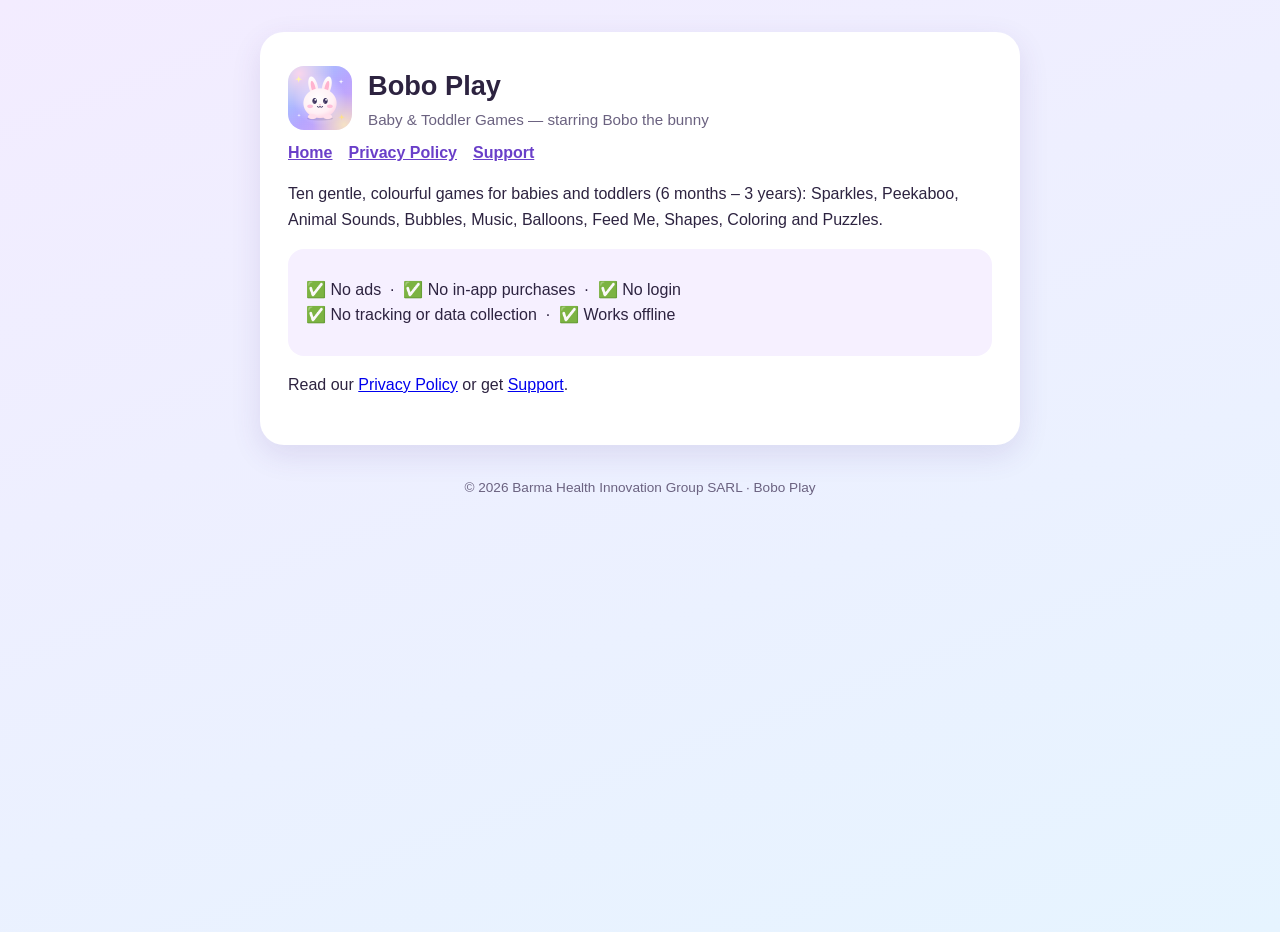
<file: index.html>
<!DOCTYPE html>
<html lang="en">
<head>
  <meta charset="utf-8">
  <meta name="viewport" content="width=device-width, initial-scale=1">
  <title>Bobo Play — Baby &amp; Toddler Games</title>
  <meta name="description" content="Bobo Play: safe, offline, ad-free baby and toddler games for ages 6 months to 3 years.">
  <link rel="icon" href="icon.png">
  <link rel="stylesheet" href="style.css">
</head>
<body>
<main>
  <header>
    <img src="icon.png" alt="Bobo Play icon">
    <div>
      <h1>Bobo Play</h1>
      <div class="muted">Baby &amp; Toddler Games — starring Bobo the bunny</div>
    </div>
  </header>
  <nav><a href="./">Home</a><a href="privacy.html">Privacy Policy</a><a href="support.html">Support</a></nav>

  <p>Ten gentle, colourful games for babies and toddlers (6 months – 3 years): Sparkles, Peekaboo,
  Animal Sounds, Bubbles, Music, Balloons, Feed Me, Shapes, Coloring and Puzzles.</p>

  <div class="highlight">
    <p>✅ No ads &nbsp;·&nbsp; ✅ No in-app purchases &nbsp;·&nbsp; ✅ No login<br>
    ✅ No tracking or data collection &nbsp;·&nbsp; ✅ Works offline</p>
  </div>

  <p>Read our <a href="privacy.html">Privacy Policy</a> or get <a href="support.html">Support</a>.</p>
</main>
<footer>© 2026 Barma Health Innovation Group SARL · Bobo Play</footer>
</body>
</html>
</file>
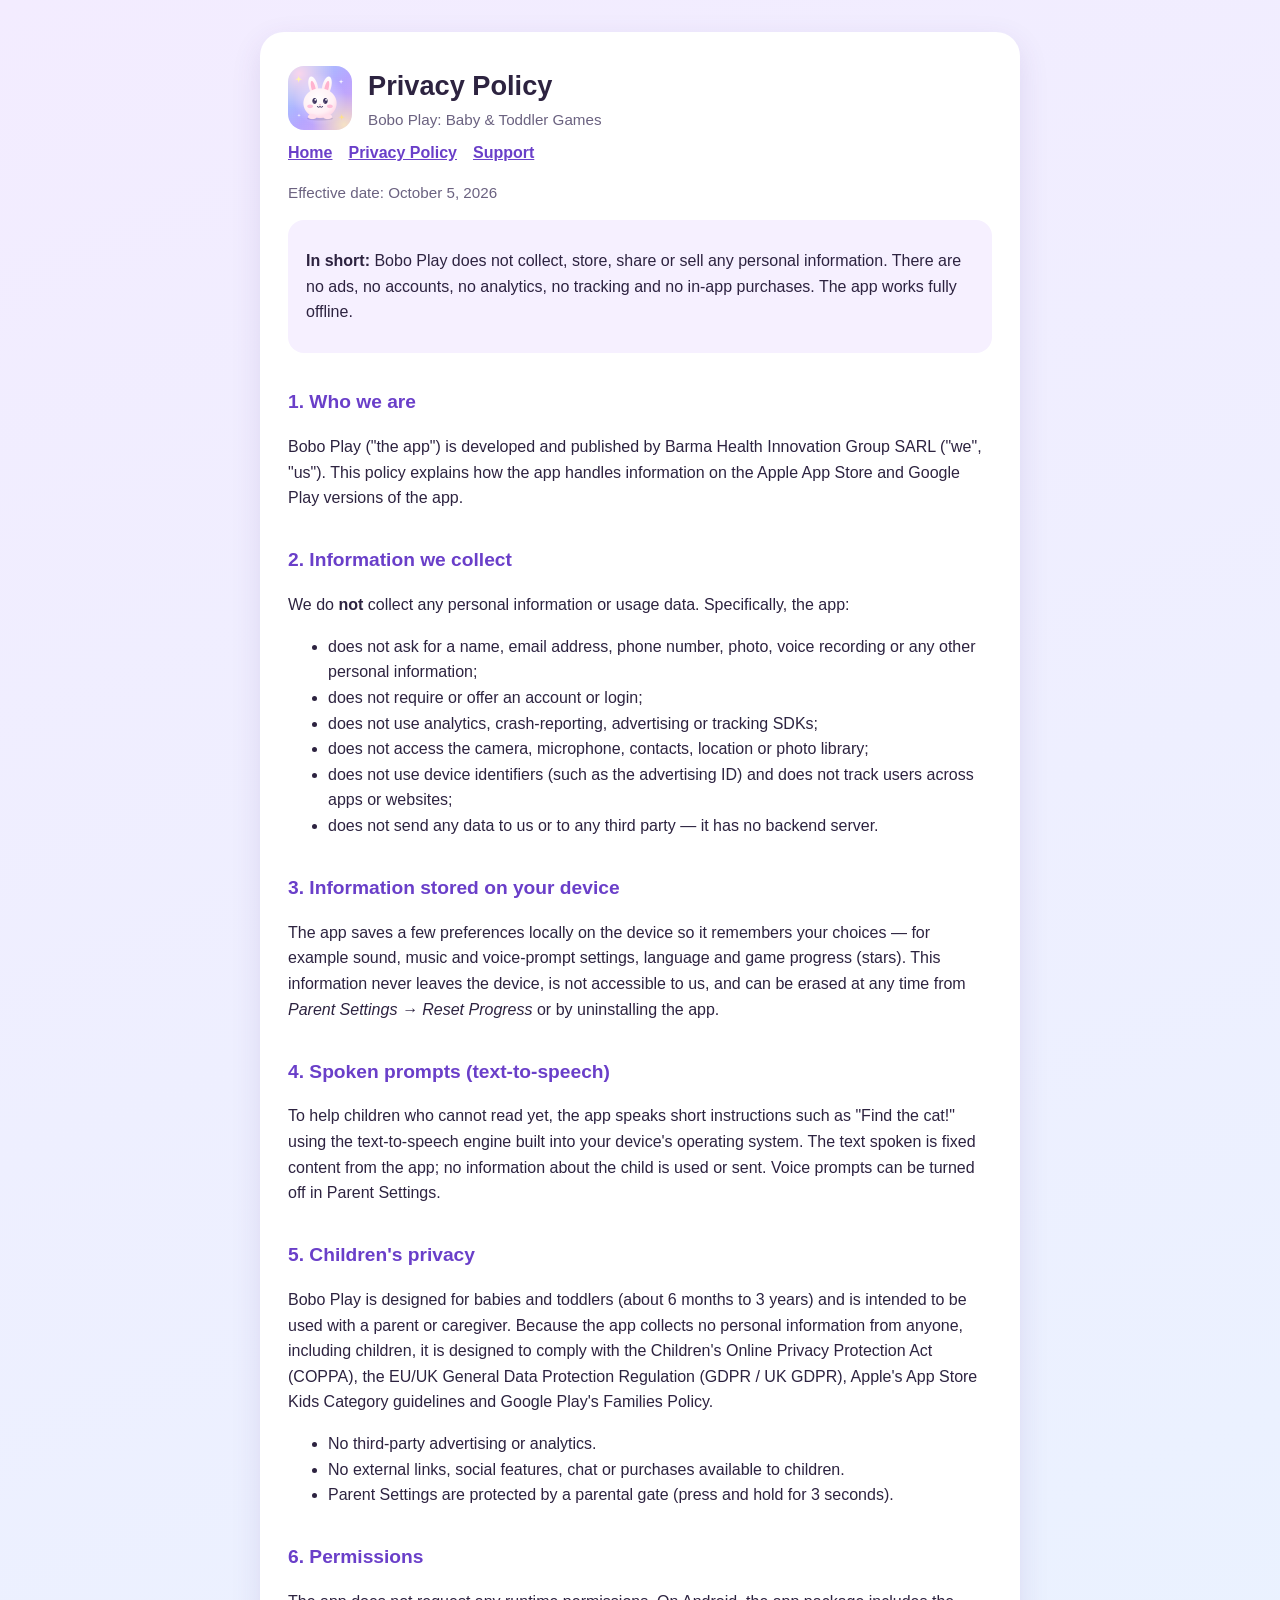
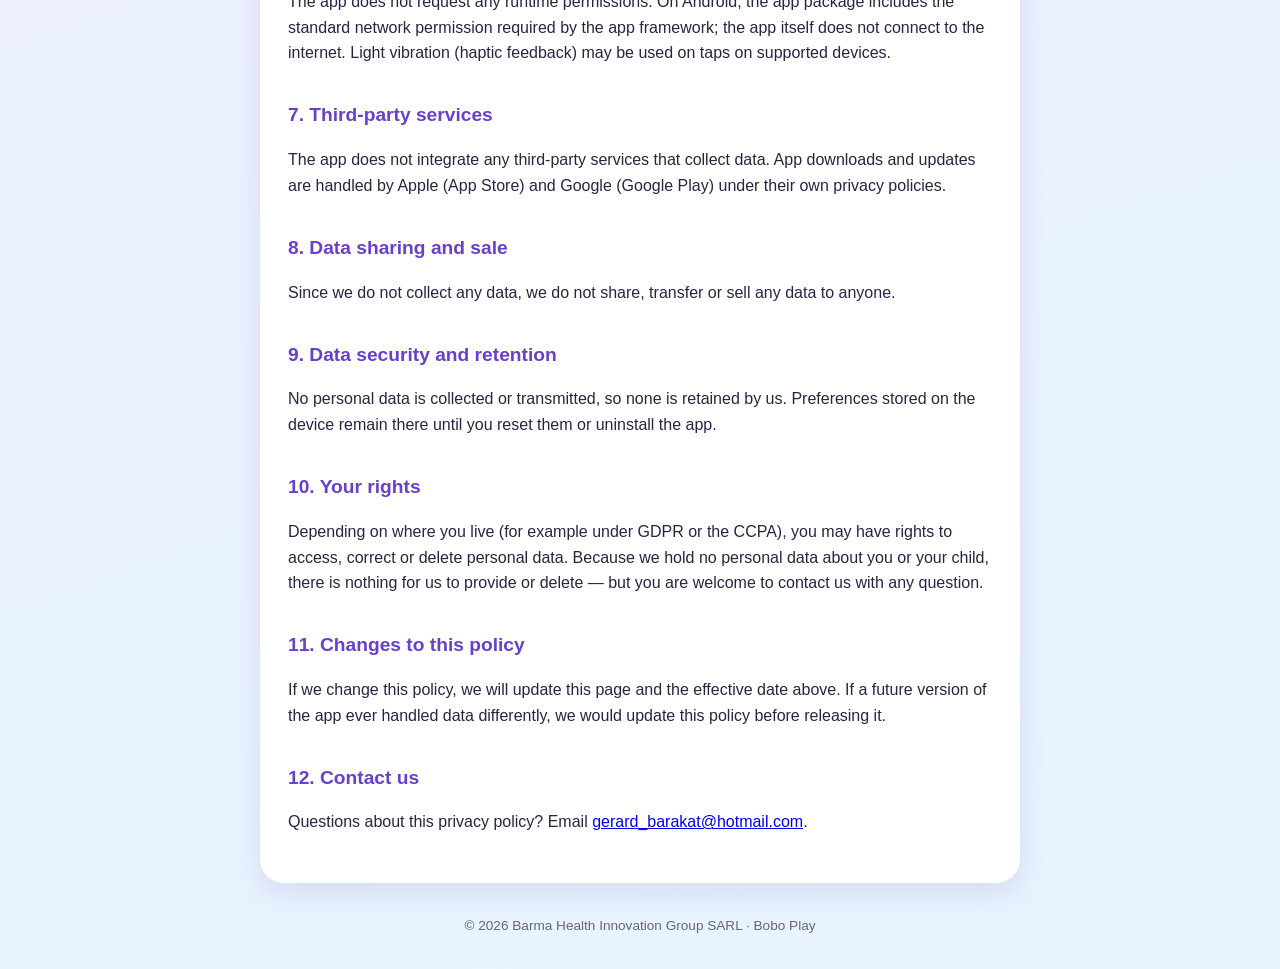
<file: privacy.html>
<!DOCTYPE html>
<html lang="en">
<head>
  <meta charset="utf-8">
  <meta name="viewport" content="width=device-width, initial-scale=1">
  <title>Privacy Policy — Bobo Play</title>
  <meta name="description" content="Privacy Policy for Bobo Play: Baby & Toddler Games. No data collection, no ads, no tracking.">
  <link rel="icon" href="icon.png">
  <link rel="stylesheet" href="style.css">
</head>
<body>
<main>
  <header>
    <img src="icon.png" alt="Bobo Play icon">
    <div>
      <h1>Privacy Policy</h1>
      <div class="muted">Bobo Play: Baby &amp; Toddler Games</div>
    </div>
  </header>
  <nav><a href="./">Home</a><a href="privacy.html">Privacy Policy</a><a href="support.html">Support</a></nav>

  <p class="muted">Effective date: October 5, 2026</p>

  <div class="highlight">
    <p><strong>In short:</strong> Bobo Play does not collect, store, share or sell any personal
    information. There are no ads, no accounts, no analytics, no tracking and no in-app purchases.
    The app works fully offline.</p>
  </div>

  <h2>1. Who we are</h2>
  <p>Bobo Play ("the app") is developed and published by Barma Health Innovation Group SARL ("we", "us").
  This policy explains how the app handles information on the Apple App Store and Google Play
  versions of the app.</p>

  <h2>2. Information we collect</h2>
  <p>We do <strong>not</strong> collect any personal information or usage data. Specifically, the app:</p>
  <ul>
    <li>does not ask for a name, email address, phone number, photo, voice recording or any other personal information;</li>
    <li>does not require or offer an account or login;</li>
    <li>does not use analytics, crash-reporting, advertising or tracking SDKs;</li>
    <li>does not access the camera, microphone, contacts, location or photo library;</li>
    <li>does not use device identifiers (such as the advertising ID) and does not track users across apps or websites;</li>
    <li>does not send any data to us or to any third party — it has no backend server.</li>
  </ul>

  <h2>3. Information stored on your device</h2>
  <p>The app saves a few preferences locally on the device so it remembers your choices — for example
  sound, music and voice-prompt settings, language and game progress (stars). This information never
  leaves the device, is not accessible to us, and can be erased at any time from
  <em>Parent Settings → Reset Progress</em> or by uninstalling the app.</p>

  <h2>4. Spoken prompts (text-to-speech)</h2>
  <p>To help children who cannot read yet, the app speaks short instructions such as "Find the cat!"
  using the text-to-speech engine built into your device's operating system. The text spoken is
  fixed content from the app; no information about the child is used or sent. Voice prompts can be
  turned off in Parent Settings.</p>

  <h2>5. Children's privacy</h2>
  <p>Bobo Play is designed for babies and toddlers (about 6 months to 3 years) and is intended to be
  used with a parent or caregiver. Because the app collects no personal information from anyone,
  including children, it is designed to comply with the Children's Online Privacy Protection Act
  (COPPA), the EU/UK General Data Protection Regulation (GDPR / UK GDPR), Apple's App Store Kids
  Category guidelines and Google Play's Families Policy.</p>
  <ul>
    <li>No third-party advertising or analytics.</li>
    <li>No external links, social features, chat or purchases available to children.</li>
    <li>Parent Settings are protected by a parental gate (press and hold for 3 seconds).</li>
  </ul>

  <h2>6. Permissions</h2>
  <p>The app does not request any runtime permissions. On Android, the app package includes the
  standard network permission required by the app framework; the app itself does not connect to the
  internet. Light vibration (haptic feedback) may be used on taps on supported devices.</p>

  <h2>7. Third-party services</h2>
  <p>The app does not integrate any third-party services that collect data. App downloads and updates
  are handled by Apple (App Store) and Google (Google Play) under their own privacy policies.</p>

  <h2>8. Data sharing and sale</h2>
  <p>Since we do not collect any data, we do not share, transfer or sell any data to anyone.</p>

  <h2>9. Data security and retention</h2>
  <p>No personal data is collected or transmitted, so none is retained by us. Preferences stored on the
  device remain there until you reset them or uninstall the app.</p>

  <h2>10. Your rights</h2>
  <p>Depending on where you live (for example under GDPR or the CCPA), you may have rights to access,
  correct or delete personal data. Because we hold no personal data about you or your child, there is
  nothing for us to provide or delete — but you are welcome to contact us with any question.</p>

  <h2>11. Changes to this policy</h2>
  <p>If we change this policy, we will update this page and the effective date above. If a future
  version of the app ever handled data differently, we would update this policy before releasing it.</p>

  <h2>12. Contact us</h2>
  <p>Questions about this privacy policy? Email
  <a href="mailto:gerard_barakat@hotmail.com">gerard_barakat@hotmail.com</a>.</p>
</main>
<footer>© 2026 Barma Health Innovation Group SARL · Bobo Play</footer>
</body>
</html>
</file>
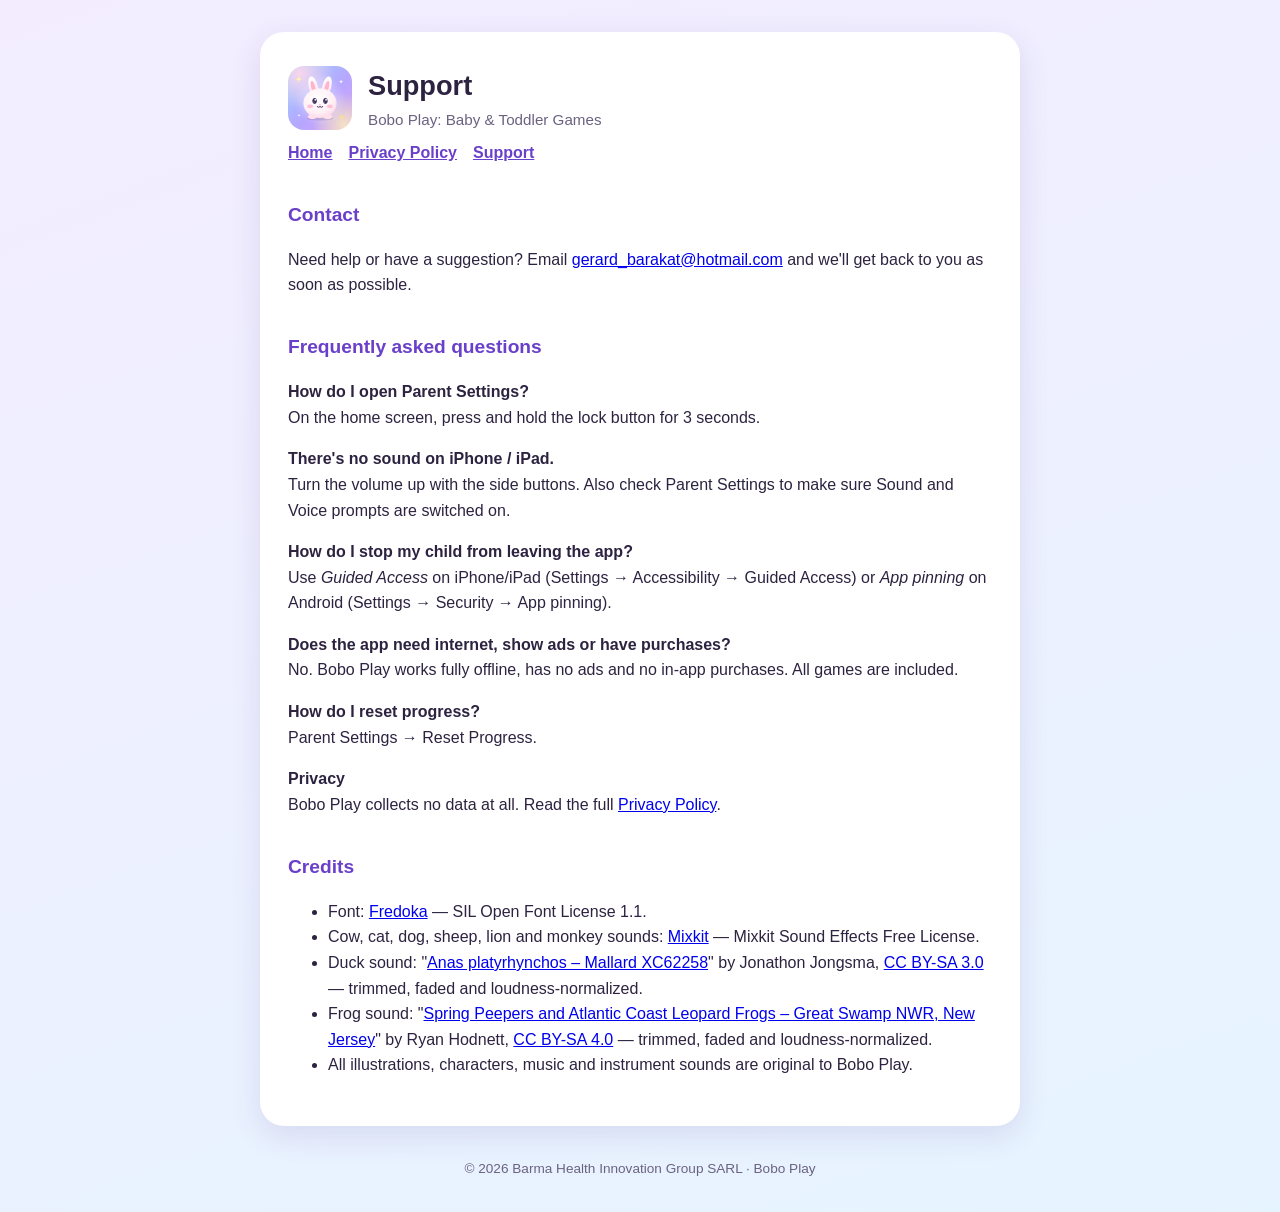
<file: support.html>
<!DOCTYPE html>
<html lang="en">
<head>
  <meta charset="utf-8">
  <meta name="viewport" content="width=device-width, initial-scale=1">
  <title>Support — Bobo Play</title>
  <link rel="icon" href="icon.png">
  <link rel="stylesheet" href="style.css">
</head>
<body>
<main>
  <header>
    <img src="icon.png" alt="Bobo Play icon">
    <div>
      <h1>Support</h1>
      <div class="muted">Bobo Play: Baby &amp; Toddler Games</div>
    </div>
  </header>
  <nav><a href="./">Home</a><a href="privacy.html">Privacy Policy</a><a href="support.html">Support</a></nav>

  <h2>Contact</h2>
  <p>Need help or have a suggestion? Email
  <a href="mailto:gerard_barakat@hotmail.com?subject=Bobo%20Play%20support">gerard_barakat@hotmail.com</a>
  and we'll get back to you as soon as possible.</p>

  <h2>Frequently asked questions</h2>
  <p><strong>How do I open Parent Settings?</strong><br>
  On the home screen, press and hold the lock button for 3 seconds.</p>

  <p><strong>There's no sound on iPhone / iPad.</strong><br>
  Turn the volume up with the side buttons. Also check Parent Settings to make sure Sound and Voice
  prompts are switched on.</p>

  <p><strong>How do I stop my child from leaving the app?</strong><br>
  Use <em>Guided Access</em> on iPhone/iPad (Settings → Accessibility → Guided Access) or
  <em>App pinning</em> on Android (Settings → Security → App pinning).</p>

  <p><strong>Does the app need internet, show ads or have purchases?</strong><br>
  No. Bobo Play works fully offline, has no ads and no in-app purchases. All games are included.</p>

  <p><strong>How do I reset progress?</strong><br>
  Parent Settings → Reset Progress.</p>

  <p><strong>Privacy</strong><br>
  Bobo Play collects no data at all. Read the full <a href="privacy.html">Privacy Policy</a>.</p>

  <h2 id="credits">Credits</h2>
  <ul>
    <li>Font: <a href="https://fonts.google.com/specimen/Fredoka">Fredoka</a> — SIL Open Font License 1.1.</li>
    <li>Cow, cat, dog, sheep, lion and monkey sounds: <a href="https://mixkit.co/free-sound-effects/">Mixkit</a> — Mixkit Sound Effects Free License.</li>
    <li>Duck sound: "<a href="https://commons.wikimedia.org/wiki/File:Anas_platyrhynchos_-_Mallard_XC62258.mp3">Anas platyrhynchos – Mallard XC62258</a>" by Jonathon Jongsma,
      <a href="https://creativecommons.org/licenses/by-sa/3.0">CC BY-SA 3.0</a> — trimmed, faded and loudness-normalized.</li>
    <li>Frog sound: "<a href="https://commons.wikimedia.org/wiki/File:Spring_Peepers_(Pseudacris_crucifer)_and_Atlantic_Coast_Leopard_Frogs_(Lithobates_kauffeldi)_-_Great_Swamp_National_Wildlife_Refuge,_New_Jersey_2023-03-21.mp3">Spring Peepers and Atlantic Coast Leopard Frogs – Great Swamp NWR, New Jersey</a>" by Ryan Hodnett,
      <a href="https://creativecommons.org/licenses/by-sa/4.0">CC BY-SA 4.0</a> — trimmed, faded and loudness-normalized.</li>
    <li>All illustrations, characters, music and instrument sounds are original to Bobo Play.</li>
  </ul>
</main>
<footer>© 2026 Barma Health Innovation Group SARL · Bobo Play</footer>
</body>
</html>
</file>
<file: style.css>
:root { color-scheme: light; }
* { box-sizing: border-box; }
body {
  margin: 0;
  font-family: -apple-system, BlinkMacSystemFont, "Segoe UI", Roboto, Helvetica, Arial, sans-serif;
  line-height: 1.6;
  color: #2d2340;
  background: linear-gradient(160deg, #f3ecff 0%, #e6f4ff 100%);
  min-height: 100vh;
}
main {
  max-width: 760px;
  margin: 32px auto;
  padding: 32px 28px;
  background: #fff;
  border-radius: 24px;
  box-shadow: 0 10px 30px rgba(80, 50, 140, 0.12);
}
header { display: flex; align-items: center; gap: 16px; margin-bottom: 8px; }
header img { width: 64px; height: 64px; border-radius: 16px; }
h1 { margin: 0; font-size: 1.7rem; }
h2 { margin-top: 1.8em; font-size: 1.2rem; color: #6a3fc9; }
nav a { margin-right: 16px; color: #6a3fc9; font-weight: 600; }
.muted { color: #6b6280; font-size: 0.95rem; }
.highlight { background: #f6f0ff; border-radius: 16px; padding: 12px 18px; }
footer { text-align: center; color: #6b6280; font-size: 0.85rem; padding-bottom: 32px; }
</file>
